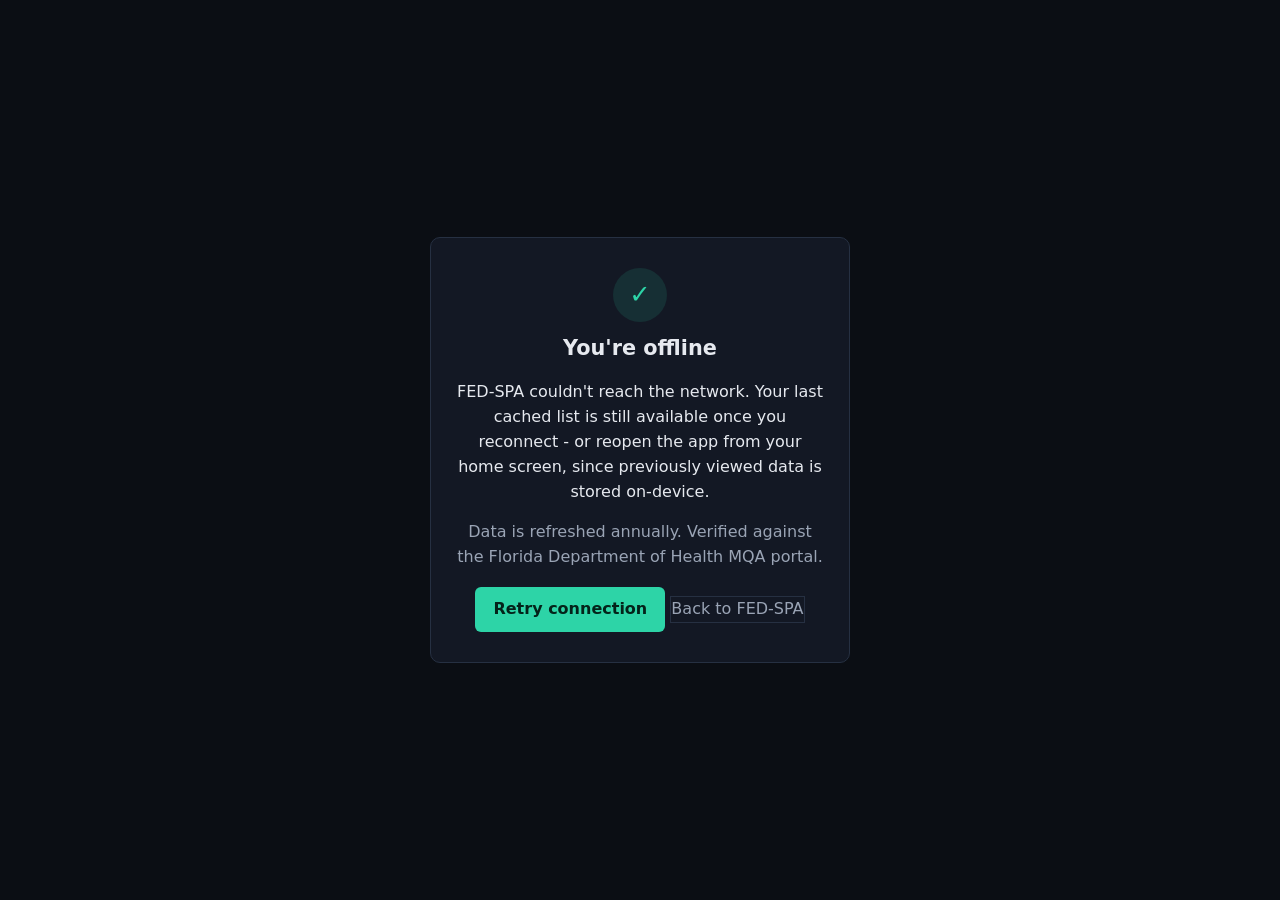
<file: offline.html>
<!DOCTYPE html>
<html lang="en">
<head>
  <meta charset="UTF-8" />
  <meta name="viewport" content="width=device-width, initial-scale=1.0" />
  <title>FED-SPA - Offline</title>
  <link rel="stylesheet" href="css/style.css" />
</head>
<body class="offline">
  <main class="offline-card">
    <div class="logo-mark" aria-hidden="true">&#10003;</div>
    <h1>You're offline</h1>
    <p>FED-SPA couldn't reach the network. Your last cached list is still
       available once you reconnect - or reopen the app from your home screen,
       since previously viewed data is stored on-device.</p>
    <p class="muted">Data is refreshed annually. Verified against the Florida
       Department of Health MQA portal.</p>
    <button onclick="location.reload()">Retry connection</button>
    <a class="ghost" href="index.html">Back to FED-SPA</a>
  </main>
</body>
</html>
</file>
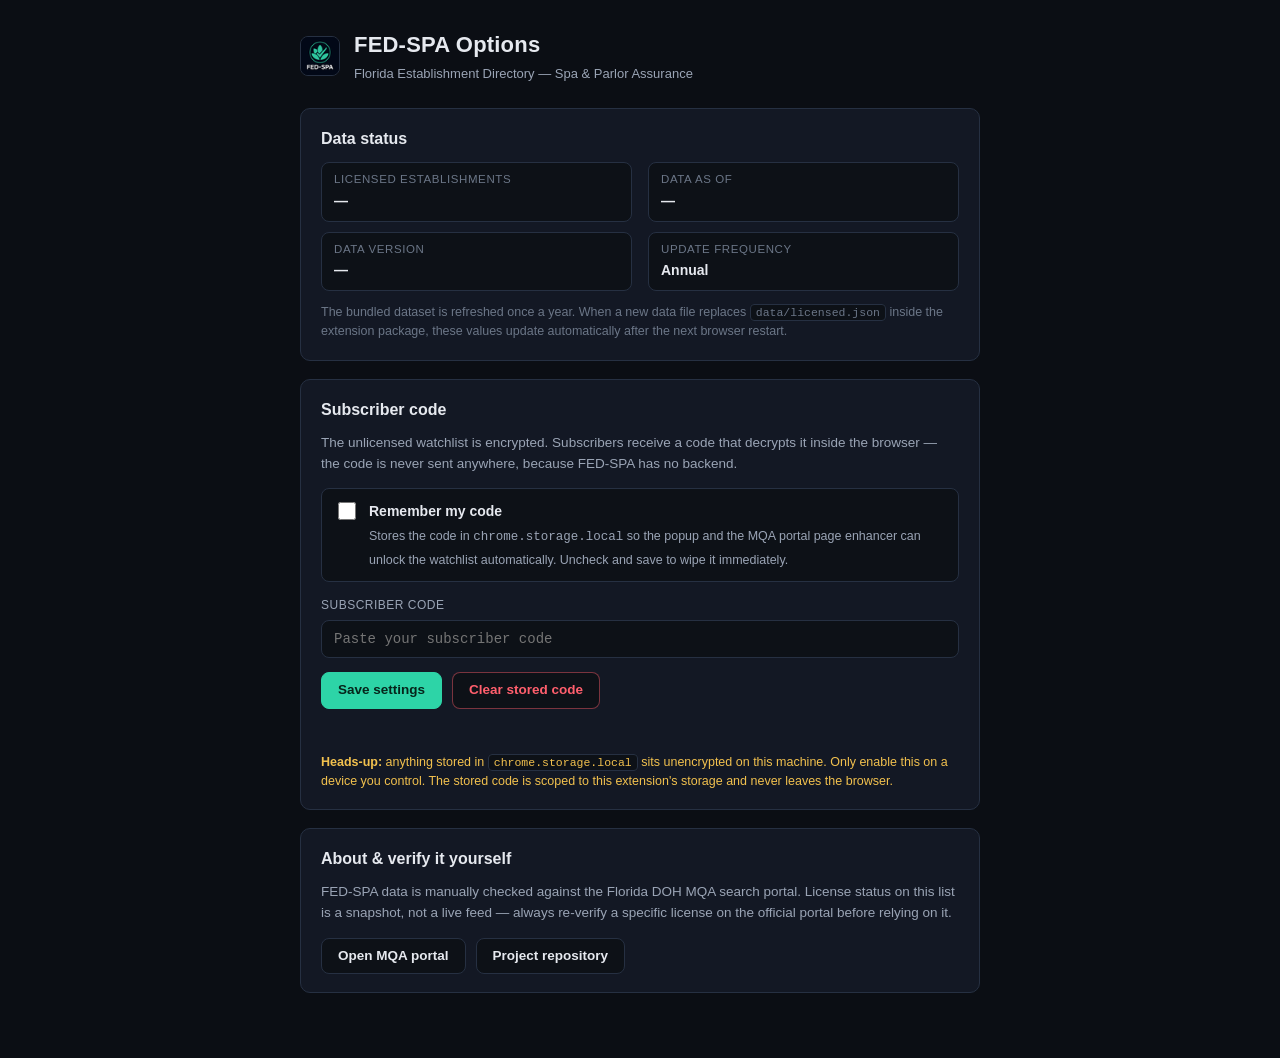
<file: extension/options/options.html>
<!DOCTYPE html>
<html lang="en">
<head>
  <meta charset="UTF-8">
  <meta name="viewport" content="width=device-width, initial-scale=1.0">
  <title>FED-SPA Options</title>
  <link rel="stylesheet" href="options.css">
</head>
<body>
  <main class="options-page">

    <header class="options-header">
      <img src="../icons/icon-48.png" alt="FED-SPA logo" width="40" height="40">
      <div>
        <h1>FED-SPA Options</h1>
        <p class="sub">Florida Establishment Directory &mdash; Spa &amp; Parlor Assurance</p>
      </div>
    </header>

    <!-- ============================================================
         Data status
         ============================================================ -->
    <section class="card">
      <h2>Data status</h2>
      <div class="kv-grid">
        <div class="kv">
          <span class="kv-key">Licensed establishments</span>
          <span class="kv-val" id="licCount">&mdash;</span>
        </div>
        <div class="kv">
          <span class="kv-key">Data as of</span>
          <span class="kv-val" id="asOf">&mdash;</span>
        </div>
        <div class="kv">
          <span class="kv-key">Data version</span>
          <span class="kv-val" id="version">&mdash;</span>
        </div>
        <div class="kv">
          <span class="kv-key">Update frequency</span>
          <span class="kv-val">Annual</span>
        </div>
      </div>
      <p class="hint">
        The bundled dataset is refreshed once a year. When a new data file
        replaces <code>data/licensed.json</code> inside the extension package,
        these values update automatically after the next browser restart.
      </p>
    </section>

    <!-- ============================================================
         Subscriber code handling
         ============================================================ -->
    <section class="card">
      <h2>Subscriber code</h2>
      <p class="card-desc">
        The unlicensed watchlist is encrypted. Subscribers receive a code that
        decrypts it inside the browser &mdash; the code is never sent anywhere,
        because FED-SPA has no backend.
      </p>

      <label class="check-row" for="rememberCode">
        <input type="checkbox" id="rememberCode">
        <span class="check-text">
          <strong>Remember my code</strong><br>
          <small>
            Stores the code in <code>chrome.storage.local</code> so the popup
            and the MQA portal page enhancer can unlock the watchlist
            automatically. Uncheck and save to wipe it immediately.
          </small>
        </span>
      </label>

      <div class="field-row">
        <label for="codeInput">Subscriber code</label>
        <input type="password" id="codeInput" placeholder="Paste your subscriber code" autocomplete="off" spellcheck="false">
      </div>

      <div class="btn-row">
        <button type="button" id="saveBtn" class="btn primary">Save settings</button>
        <button type="button" id="clearBtn" class="btn danger">Clear stored code</button>
      </div>

      <p class="status" id="statusMsg" role="status"></p>

      <p class="hint warn">
        <strong>Heads-up:</strong> anything stored in
        <code>chrome.storage.local</code> sits unencrypted on this machine.
        Only enable this on a device you control. The stored code is scoped to
        this extension's storage and never leaves the browser.
      </p>
    </section>

    <!-- ============================================================
         About
         ============================================================ -->
    <section class="card">
      <h2>About &amp; verify it yourself</h2>
      <p class="card-desc">
        FED-SPA data is manually checked against the Florida DOH MQA search
        portal. License status on this list is a snapshot, not a live feed
        &mdash; always re-verify a specific license on the official portal
        before relying on it.
      </p>
      <div class="btn-row">
        <a class="btn" href="https://mqa-internet.doh.state.fl.us/MQASearchServices/HealthCareProviders" target="_blank" rel="noopener noreferrer">Open MQA portal</a>
        <a class="btn" href="https://github.com/YOUR_USERNAME/FED-SPA" target="_blank" rel="noopener noreferrer">Project repository</a>
      </div>
    </section>

  </main>
  <script src="options.js"></script>
</body>
</html>
</file>
<file: css/style.css>
/* ============================================================
   FED-SPA web - shared tokens & base styles
   (Root design tokens are ALSO defined in /styles.css at the
   repo root; this file consumes them and styles the PWA.)
   ============================================================ */

:root {
  --bg: #0b0e14;
  --bg-raised: #131824;
  --bg-inset: #0d1117;
  --border: #263042;
  --text: #e6e9ef;
  --text-muted: #9aa4b5;
  --text-faint: #6b7687;
  --accent: #2dd4a7;
  --accent-dim: #1d8f70;
  --danger: #ff5f6d;
  --warning: #f2c14e;
  --radius: 10px;
  --radius-sm: 6px;
  --maxw: 880px;
  --font: system-ui, -apple-system, "Segoe UI", Roboto, Helvetica, Arial, sans-serif;
  --mono: ui-monospace, SFMono-Regular, Menlo, Consolas, monospace;
}

* { box-sizing: border-box; }

html { scroll-behavior: smooth; }

body {
  margin: 0;
  font-family: var(--font);
  font-size: 16px;
  line-height: 1.55;
  background: var(--bg);
  color: var(--text);
  -webkit-font-smoothing: antialiased;
}

img { max-width: 100%; }
a { color: var(--accent); }
a:hover { color: #6ee7c8; }
.mono { font-family: var(--mono); font-size: 0.92em; }
.muted { color: var(--text-muted); }
.small { font-size: 0.85rem; }
.xsmall { font-size: 0.75rem; }
.hidden { display: none !important; }

.skip-link {
  position: absolute;
  left: -9999px;
  top: 0;
  background: var(--accent);
  color: #05231b;
  padding: 8px 14px;
  border-radius: 0 0 var(--radius-sm) 0;
  z-index: 100;
}
.skip-link:focus { left: 0; }

/* ---------- header ---------- */

.site-header {
  display: flex;
  flex-wrap: wrap;
  gap: 12px;
  align-items: center;
  justify-content: space-between;
  padding: 18px 20px;
  border-bottom: 1px solid var(--border);
  background: var(--bg-raised);
}

.brand { display: flex; gap: 12px; align-items: center; }
.brand-icon { border-radius: var(--radius-sm); }
.brand-text h1 {
  margin: 0;
  font-size: 1.35rem;
  letter-spacing: 0.06em;
}
.tagline { margin: 0; color: var(--text-muted); font-size: 0.8rem; }

.header-meta { display: flex; gap: 8px; flex-wrap: wrap; }

.chip {
  display: inline-block;
  padding: 3px 10px;
  border: 1px solid var(--border);
  border-radius: 999px;
  background: var(--bg-inset);
  color: var(--text-muted);
  font-size: 0.78rem;
  white-space: nowrap;
}

/* ---------- layout ---------- */

main { max-width: var(--maxw); margin: 0 auto; padding: 20px 20px 40px; }

.intro { margin: 8px 0 20px; }
.intro p { margin: 0; color: var(--text); }
.intro strong { color: var(--accent); }

.controls { margin-bottom: 18px; }
.search-row { display: flex; gap: 10px; flex-wrap: wrap; }
.search-row input[type="search"] { flex: 1 1 260px; }
.search-row select { flex: 0 1 170px; }

input[type="search"],
input[type="password"],
select {
  font: inherit;
  color: var(--text);
  background: var(--bg-inset);
  border: 1px solid var(--border);
  border-radius: var(--radius-sm);
  padding: 10px 12px;
}
input::placeholder { color: var(--text-faint); }
input:focus-visible, select:focus-visible, button:focus-visible, a:focus-visible {
  outline: 2px solid var(--accent);
  outline-offset: 2px;
}

.meta-row {
  display: flex;
  justify-content: space-between;
  align-items: center;
  margin-top: 8px;
  gap: 10px;
}

button {
  font: inherit;
  font-weight: 600;
  color: #04231a;
  background: var(--accent);
  border: none;
  border-radius: var(--radius-sm);
  padding: 10px 18px;
  cursor: pointer;
}
button:hover { background: #48e0bb; }
button:active { transform: translateY(1px); }
button:disabled { opacity: 0.5; cursor: not-allowed; }

button.ghost, a.ghost {
  background: transparent;
  color: var(--text-muted);
  border: 1px solid var(--border);
  text-decoration: none;
  display: inline-block;
}
button.ghost:hover, a.ghost:hover { color: var(--text); border-color: var(--text-faint); }
button.small, a.ghost.small { padding: 6px 12px; font-size: 0.8rem; font-weight: 500; }

/* ---------- list ---------- */

.parlor-list {
  list-style: none;
  margin: 0;
  padding: 0;
  display: flex;
  flex-direction: column;
  gap: 10px;
}

.parlor-card {
  background: var(--bg-raised);
  border: 1px solid var(--border);
  border-radius: var(--radius);
  padding: 14px 16px;
}

.parlor-card.unlicensed { border-color: rgba(255, 95, 109, 0.45); }

.parlor-top {
  display: flex;
  justify-content: space-between;
  gap: 12px;
  align-items: flex-start;
}

.parlor-name {
  margin: 0;
  font-size: 1.02rem;
  font-weight: 650;
  cursor: pointer;
  text-align: left;
  background: none;
  color: var(--text);
  padding: 0;
  border: none;
  display: block;
  text-decoration: underline dotted transparent;
}
.parlor-name:hover { text-decoration-color: var(--text-faint); background: none; }

.parlor-sub {
  margin: 4px 0 0;
  color: var(--text-muted);
  font-size: 0.86rem;
}

.status-badge {
  display: inline-flex;
  align-items: center;
  gap: 7px;
  padding: 4px 12px;
  border-radius: 999px;
  font-size: 0.78rem;
  font-weight: 700;
  letter-spacing: 0.03em;
  white-space: nowrap;
}
.status-badge::before { content: ""; width: 8px; height: 8px; border-radius: 50%; }

.status-clear::before, .status-active::before { background: var(--accent); }
.status-clear, .status-active { color: var(--accent); border: 1px solid rgba(45, 212, 167, 0.5); }

.status-delinquent::before, .status-expired::before, .status-inactive::before {
  background: var(--danger);
}
.status-delinquent, .status-expired, .status-inactive {
  color: var(--danger);
  border: 1px solid rgba(255, 95, 109, 0.5);
}

.status-probation::before { background: var(--warning); }
.status-probation { color: var(--warning); border: 1px solid rgba(242, 193, 78, 0.5); }

.status-flag::before { background: var(--danger); }
.status-flag { color: var(--danger); border: 1px solid rgba(255, 95, 109, 0.5); }

.parlor-flags { margin-top: 8px; display: flex; gap: 8px; flex-wrap: wrap; }

.license-line {
  margin-top: 8px;
  color: var(--text-faint);
  font-size: 0.8rem;
  font-family: var(--mono);
}

.expiring-soon { color: var(--warning); font-weight: 600; }

.empty-state {
  border: 1px dashed var(--border);
  border-radius: var(--radius);
  padding: 28px;
  text-align: center;
  color: var(--text-muted);
}

.error {
  border: 1px solid rgba(255, 95, 109, 0.5);
  background: rgba(255, 95, 109, 0.08);
  color: var(--danger);
  border-radius: var(--radius);
  padding: 12px 14px;
  margin-bottom: 12px;
  font-size: 0.9rem;
}

/* ---------- sections ---------- */

section.subscriber {
  margin-top: 34px;
  padding: 20px;
  border: 1px solid var(--border);
  border-radius: var(--radius);
  background: var(--bg-inset);
}
section.subscriber h2 { margin-top: 0; font-size: 1.1rem; }
section.subscriber h3 { margin: 0 0 10px; font-size: 1rem; }

.unlock-form label { display: block; margin-bottom: 6px; font-size: 0.85rem; color: var(--text-muted); }
.unlock-row { display: flex; gap: 10px; flex-wrap: wrap; }
.unlock-row input { flex: 1 1 200px; }

section.verify { margin-top: 34px; }
section.verify h2 { font-size: 1.1rem; }
section.verify p { color: var(--text-muted); }

/* ---------- modal ---------- */

.detail-modal {
  border: 1px solid var(--border);
  border-radius: var(--radius);
  background: var(--bg-raised);
  color: var(--text);
  padding: 0;
  width: min(92vw, 560px);
}
.detail-modal::backdrop { background: rgba(4, 6, 10, 0.7); }

.modal-head {
  display: flex;
  justify-content: space-between;
  align-items: center;
  gap: 10px;
  padding: 16px 18px;
  border-bottom: 1px solid var(--border);
}
.modal-head h2 { margin: 0; font-size: 1.05rem; }

.modal-body { padding: 6px 18px 18px; max-height: 60vh; overflow: auto; }

.detail-grid {
  display: grid;
  grid-template-columns: max-content 1fr;
  gap: 6px 18px;
  margin: 8px 0 4px;
  font-size: 0.9rem;
}
.detail-grid dt { color: var(--text-faint); white-space: nowrap; }
.detail-grid dd { margin: 0; }

.modal-section {
  margin-top: 14px;
  padding-top: 10px;
  border-top: 1px dashed var(--border);
  font-size: 0.85rem;
  color: var(--text-muted);
}

/* ---------- footer ---------- */

.site-footer {
  border-top: 1px solid var(--border);
  margin-top: 30px;
  padding: 22px 20px 30px;
  text-align: center;
}
.footer-actions { margin-bottom: 12px; }
.site-footer p { max-width: 720px; margin: 6px auto; }

/* ---------- offline page ---------- */

body.offline {
  display: grid;
  place-items: center;
  min-height: 100vh;
  padding: 20px;
}
.offline-card {
  max-width: 420px;
  text-align: center;
  background: var(--bg-raised);
  border: 1px solid var(--border);
  border-radius: var(--radius);
  padding: 30px 26px;
}
.offline-card h1 { margin: 10px 0; font-size: 1.3rem; }
.logo-mark {
  width: 54px; height: 54px;
  margin: 0 auto;
  display: grid; place-items: center;
  border-radius: 50%;
  background: rgba(45, 212, 167, 0.12);
  color: var(--accent);
  font-size: 1.6rem;
  font-weight: 800;
}
.offline-card .ghost { margin-top: 10px; }

@media (prefers-reduced-motion: reduce) {
  * { animation: none !important; transition: none !important; scroll-behavior: auto; }
}
</file>
<file: extension/options/options.css>
/* ==========================================================================
   FED-SPA extension options page
   Tokens match web/css/style.css and popup.css so all surfaces feel native.
   ========================================================================== */

:root {
  --bg: #0b0e14;
  --bg-raised: #131824;
  --bg-inset: #0d1117;
  --border: #263042;
  --text: #e6e9ef;
  --text-muted: #9aa4b5;
  --text-faint: #6b7687;
  --accent: #2dd4a7;
  --danger: #ff5f6d;
  --warning: #f2c14e;
  --radius: 10px;
}

* { box-sizing: border-box; }

html, body {
  margin: 0;
  padding: 0;
  background: var(--bg);
  color: var(--text);
  font-family: -apple-system, BlinkMacSystemFont, "Segoe UI", Roboto, Helvetica, Arial, sans-serif;
  font-size: 15px;
  line-height: 1.55;
}

.options-page {
  max-width: 720px;
  margin: 0 auto;
  padding: 28px 20px 48px;
}

/* ---------- header ---------- */

.options-header {
  display: flex;
  align-items: center;
  gap: 14px;
  margin-bottom: 24px;
}

.options-header img {
  border-radius: 8px;
  border: 1px solid var(--border);
  flex-shrink: 0;
}

.options-header h1 {
  margin: 0;
  font-size: 22px;
  letter-spacing: 0.2px;
}

.options-header .sub {
  margin: 2px 0 0;
  color: var(--text-muted);
  font-size: 13px;
}

/* ---------- cards ---------- */

.card {
  background: var(--bg-raised);
  border: 1px solid var(--border);
  border-radius: var(--radius);
  padding: 18px 20px;
  margin-bottom: 18px;
}

.card h2 {
  margin: 0 0 10px;
  font-size: 16px;
}

.card-desc {
  margin: 0 0 14px;
  color: var(--text-muted);
  font-size: 13.5px;
}

/* ---------- key/value grid ---------- */

.kv-grid {
  display: grid;
  grid-template-columns: 1fr 1fr;
  gap: 10px 16px;
}

.kv {
  background: var(--bg-inset);
  border: 1px solid var(--border);
  border-radius: 8px;
  padding: 8px 12px;
  display: flex;
  flex-direction: column;
  gap: 2px;
}

.kv-key {
  color: var(--text-faint);
  font-size: 11.5px;
  text-transform: uppercase;
  letter-spacing: 0.6px;
}

.kv-val {
  font-weight: 600;
  font-size: 14px;
  font-variant-numeric: tabular-nums;
}

/* ---------- checkbox row ---------- */

.check-row {
  display: flex;
  align-items: flex-start;
  gap: 10px;
  padding: 10px 12px;
  background: var(--bg-inset);
  border: 1px solid var(--border);
  border-radius: 8px;
  cursor: pointer;
  margin-bottom: 14px;
}

.check-row input[type="checkbox"] {
  width: 18px;
  height: 18px;
  margin-top: 3px;
  accent-color: var(--accent);
  flex-shrink: 0;
}

.check-text strong { font-size: 14px; }
.check-text small { color: var(--text-muted); }

/* ---------- inputs / buttons ---------- */

.field-row {
  margin-bottom: 14px;
}

.field-row label {
  display: block;
  font-size: 12px;
  color: var(--text-muted);
  text-transform: uppercase;
  letter-spacing: 0.5px;
  margin-bottom: 6px;
}

.field-row input {
  width: 100%;
  padding: 10px 12px;
  background: var(--bg-inset);
  border: 1px solid var(--border);
  border-radius: 8px;
  color: var(--text);
  font-size: 14px;
  font-family: ui-monospace, SFMono-Regular, Menlo, Consolas, monospace;
}

.field-row input:focus {
  outline: 2px solid var(--accent);
  outline-offset: 1px;
  border-color: var(--accent);
}

.btn-row {
  display: flex;
  gap: 10px;
  flex-wrap: wrap;
}

.btn {
  padding: 9px 16px;
  border-radius: 8px;
  border: 1px solid var(--border);
  background: var(--bg-inset);
  color: var(--text);
  font-size: 13.5px;
  font-weight: 600;
  cursor: pointer;
  text-decoration: none;
  display: inline-flex;
  appearance: none;
  align-items: center;
  line-height: 1.2;
}

.btn:hover { border-color: var(--accent); color: var(--accent); }

.btn.primary {
  background: var(--accent);
  border-color: var(--accent);
  color: #06251b;
}

.btn.primary:hover { filter: brightness(1.08); color: #06251b; }

.btn.danger {
  border-color: rgba(255, 95, 109, 0.45);
  color: var(--danger);
}

.btn.danger:hover { border-color: var(--danger); }

/* ---------- status + hints ---------- */

.status {
  min-height: 20px;
  margin: 12px 0 0;
  font-size: 13px;
  color: var(--accent);
}

.status.err { color: var(--danger); }

.hint {
  margin: 12px 0 0;
  font-size: 12.5px;
  color: var(--text-faint);
}

.hint code {
  font-family: ui-monospace, SFMono-Regular, Menlo, Consolas, monospace;
  background: var(--bg-inset);
  border: 1px solid var(--border);
  border-radius: 4px;
  padding: 1px 5px;
  font-size: 11.5px;
}

.hint.warn { color: var(--warning); }

@media (max-width: 560px) {
  .kv-grid { grid-template-columns: 1fr; }
}
</file>
